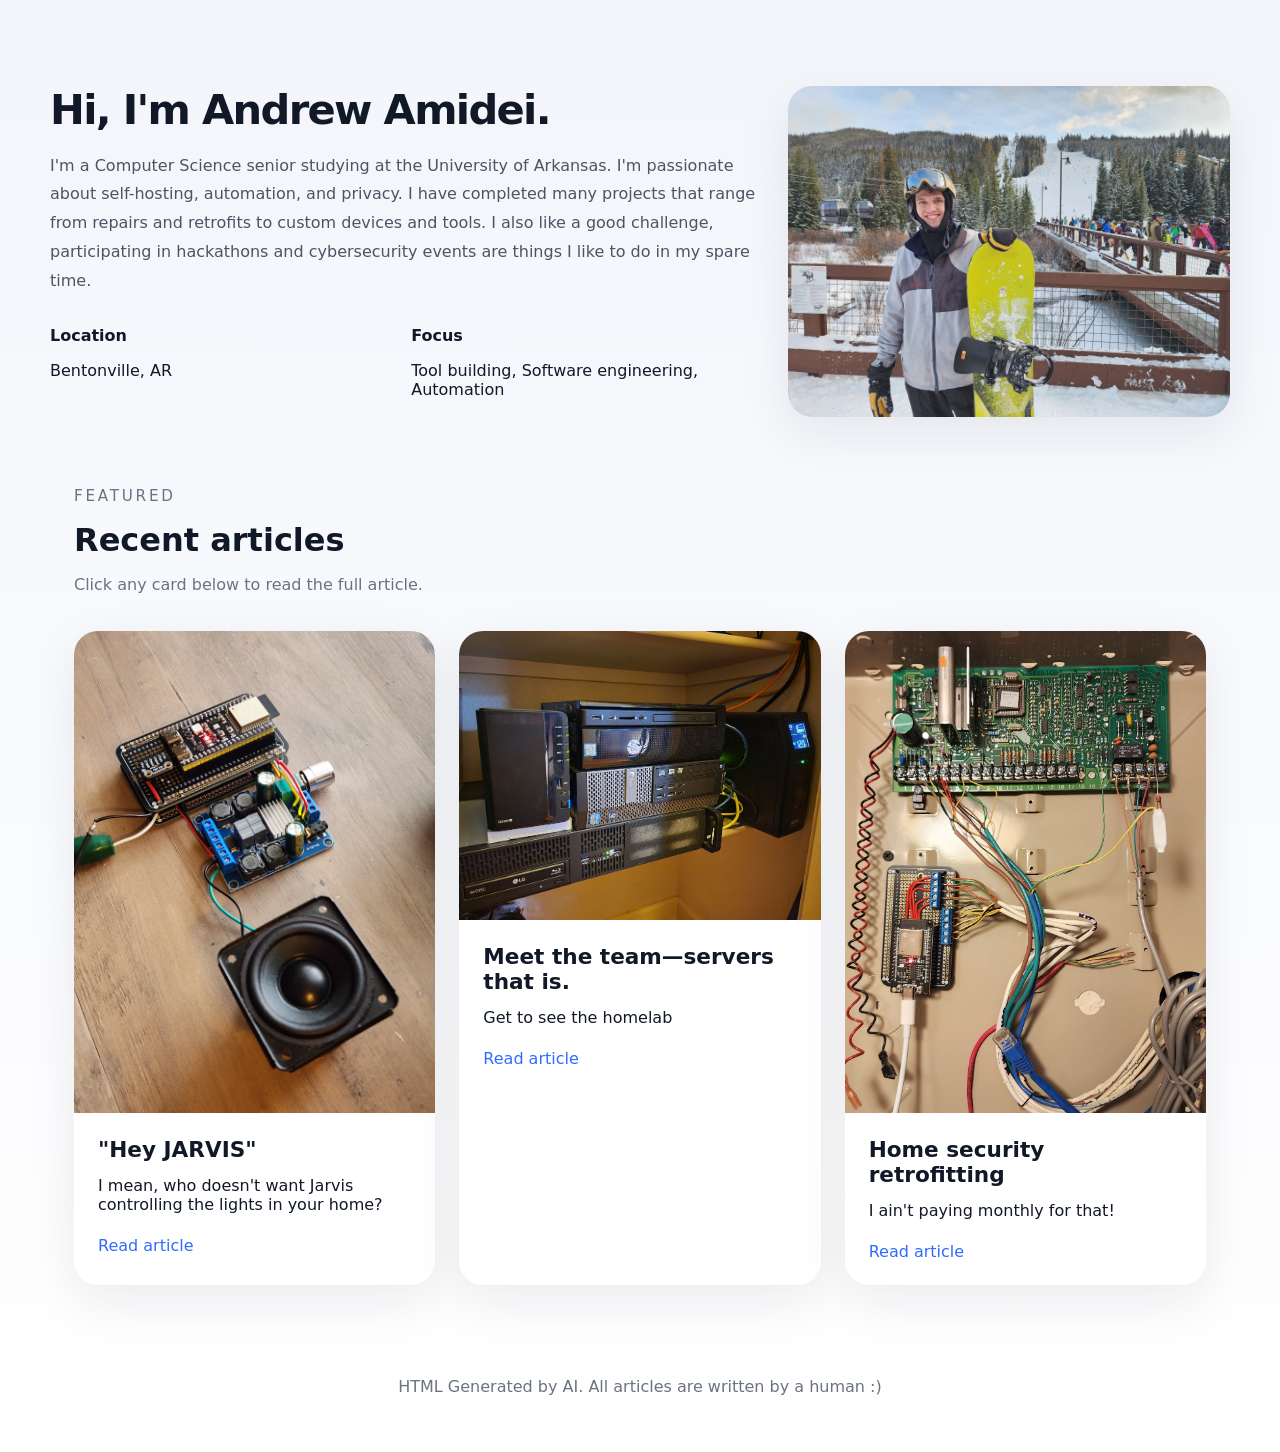
<file: html/index.html>
<!DOCTYPE html>
<html lang="en">
  <head>
    <meta charset="UTF-8" />
    <meta name="viewport" content="width=device-width, initial-scale=1.0" />
    <title>Glad your visiting</title>
    <link rel="stylesheet" href="style.css" />
  </head>
  <body>
    <header class="hero">
      <div class="hero-content">
        <div class="hero-copy">
          <h1>Hi, I'm Andrew Amidei.</h1>
          <p class="hero-description">
            I'm a Computer Science senior studying at the University of Arkansas.  
            I'm passionate about self-hosting, automation, and privacy. I have completed
            many projects that range from repairs and retrofits to custom devices 
            and tools. I also like a good challenge, participating in hackathons and 
            cybersecurity events are things I like to do in my spare time. 
          </p>
          <div class="hero-details">
            <div>
              <strong>Location</strong>
              <p>Bentonville, AR</p>
            </div>
            <div>
              <strong>Focus</strong>
              <p>Tool building, Software engineering, Automation</p>
            </div>
          </div>
        </div>
        <div class="card">
          <img class="card-photo" src="assets/profile.jpg" width="400" />
        </div>
      </div>
    </header>

    <main class="content">
      <section class="articles">
        <div class="section-header">
          <p class="eyebrow">Featured</p>
          <h2>Recent articles</h2>
          <p class="section-copy">Click any card below to read the full article.</p>
        </div>

        <div class="cards">
          <article class="card">
            <img class="card-photo" src="assets/jarvis.jpg" />
            <div class="card-body">
              <h3>"Hey JARVIS"</h3>
              <p>I mean, who doesn't want Jarvis controlling the lights in your home?</p>
              <a href="article-1.html">Read article</a>
            </div>
          </article>

          <article class="card">
            <img class="card-photo" src="assets/servers.jpg" />
            <div class="card-body">
              <h3>Meet the team—servers that is.</h3>
              <p>Get to see the homelab</p>
              <a href="article-2.html">Read article</a>
            </div>
          </article>

          <article class="card">
            <img class="card-photo" src="assets/security.jpg" />
            <div class="card-body">
              <h3>Home security retrofitting </h3>
              <p>I ain't paying monthly for that!</p>
              <a href="article-3.html">Read article</a>
            </div>
          </article>
        </div>
      </section>
    </main>

    <footer class="footer">
      <p>HTML Generated by AI. All articles are written by a human :)</p>
    </footer>
  </body>
</html>
</file>
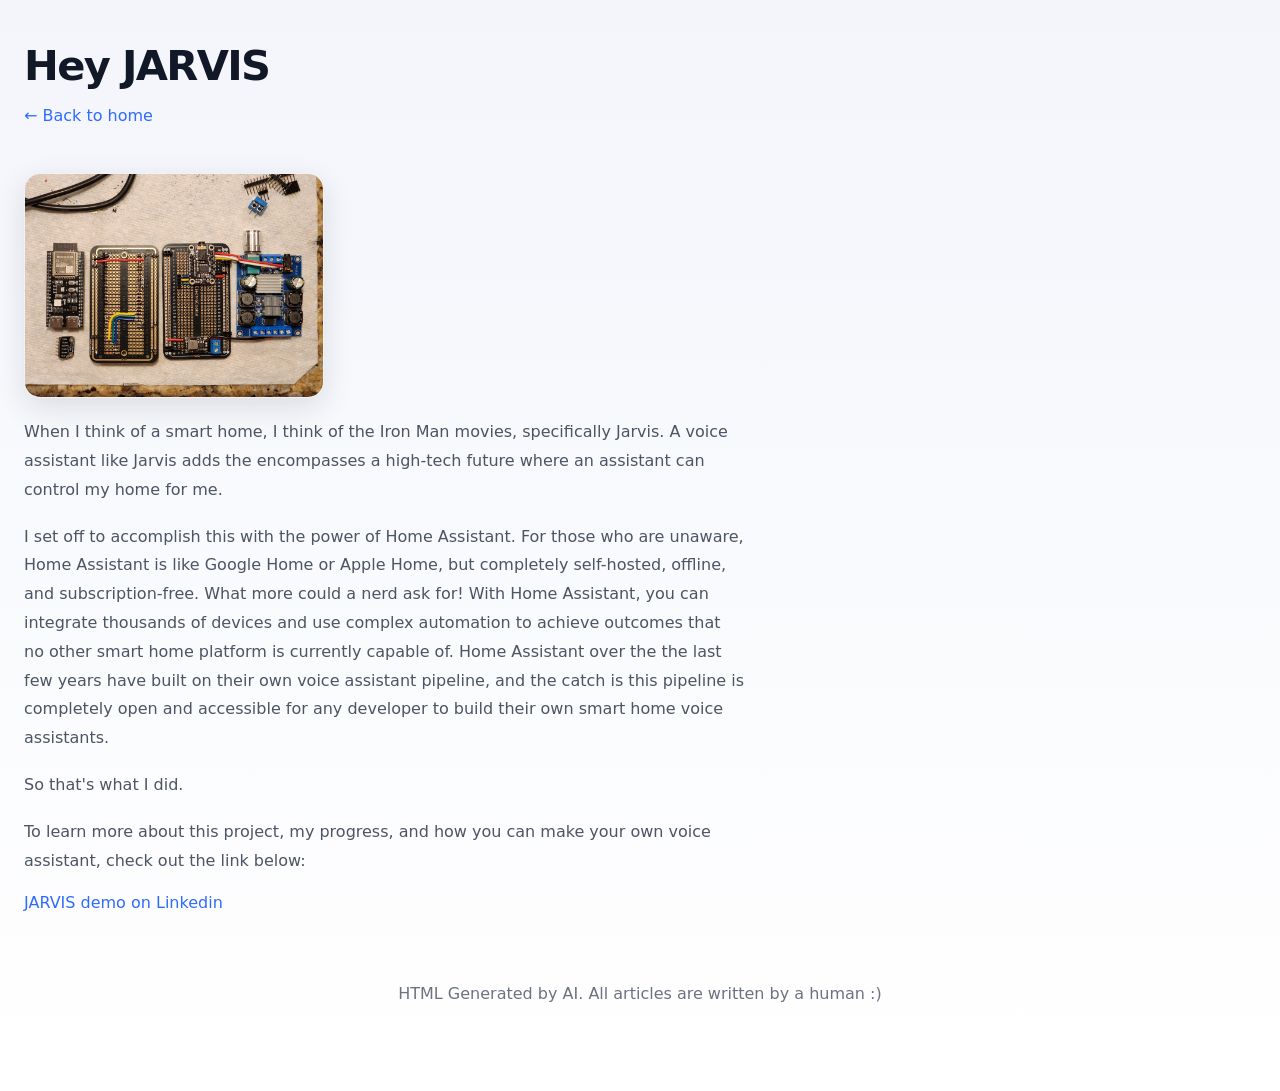
<file: html/article-1.html>
<!DOCTYPE html>
<html lang="en">
  <head>
    <meta charset="UTF-8" />
    <meta name="viewport" content="width=device-width, initial-scale=1.0" />
    <title>Hey JARVIS</title>
    <link rel="stylesheet" href="style.css" />
  </head>
  <body>
    <main class="article-page">
      <h1>Hey JARVIS</h1>
      <a class="site-link" href="index.html">← Back to home</a>
      <div class="article-content">
        <img class="photo" src="assets/jarvis_2.jpg" width="300"/>
        <p>When I think of a smart home, I think of the Iron Man movies, specifically Jarvis. 
            A voice assistant like Jarvis adds the encompasses a high-tech future where
            an assistant can control my home for me.
          </p>
        <p>I set off to accomplish this with the power of Home Assistant. For those who are 
            unaware, Home Assistant is like Google Home or Apple Home, but completely self-hosted, 
            offline, and subscription-free. What more could a nerd ask for! With Home Assistant, 
            you can integrate thousands of devices and use complex automation to achieve outcomes 
            that no other smart home platform is currently capable of. Home Assistant over the 
            the last few years have built on their own voice assistant pipeline, and the catch is 
            this pipeline is completely open and accessible for any developer to 
            build their own smart home voice assistants.
          </p>
        <p>So that's what I did.</p>
        <p> To learn more about this project, my progress, and how you can make your own voice assistant, check out the link below: </p>
        <a class="site-link" href="https://www.linkedin.com/posts/andrew-amidei-904a92294_the-power-of-the-sun-in-the-palm-of-my-oh-ugcPost-7419090256144084992-ZROH?utm_source=share&utm_medium=member_desktop&rcm=ACoAAEdZ45QBN5RTEssBZ0uMyKSKMmlWVcn8WEw"> JARVIS demo on Linkedin</a>
      </div>
      <footer class="footer">
        <p>HTML Generated by AI. All articles are written by a human :)</p>
      </footer>
    </main>
  </body>
</html>
</file>
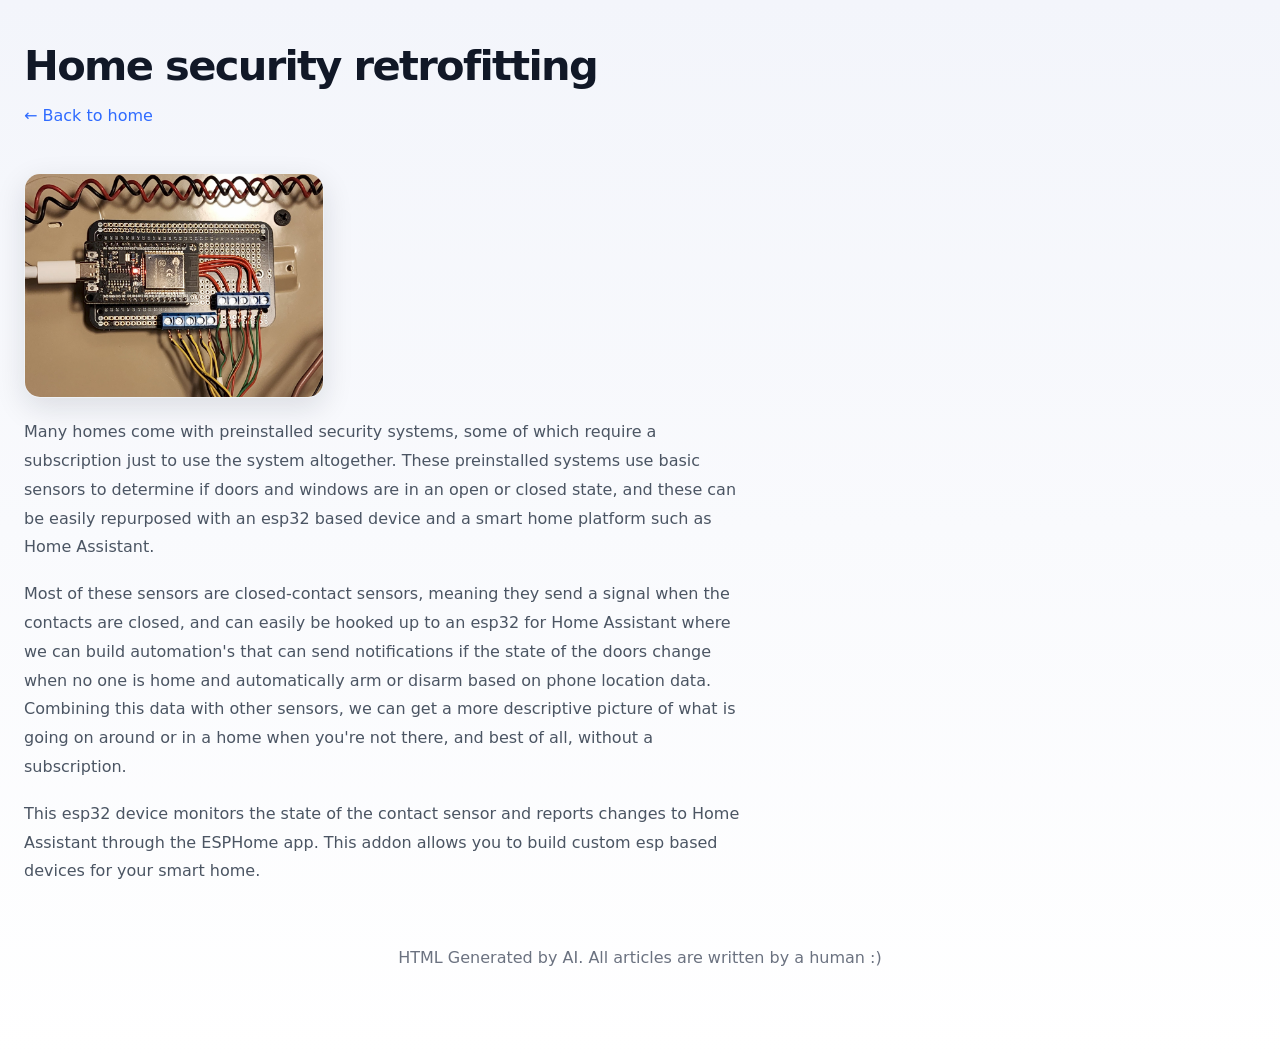
<file: html/article-3.html>
<!DOCTYPE html>
<html lang="en">
  <head>
    <meta charset="UTF-8" />
    <meta name="viewport" content="width=device-width, initial-scale=1.0" />
    <title>Home security retrofitting</title>
    <link rel="stylesheet" href="style.css" />
  </head>
  <body>
    <main class="article-page">
      <h1>Home security retrofitting</h1>
      <a class="site-link" href="index.html">← Back to home</a>
      <p></p>
      <div class="article-content">
        <img class="photo" src="assets/security_2.jpg" width="300"/>
        <p>
            Many homes come with preinstalled security systems, some of which 
            require a subscription just to use the system altogether. These
            preinstalled systems use basic sensors to determine if doors and 
            windows are in an open or closed state, and these can be easily 
            repurposed with an esp32 based device and a smart home platform 
            such as Home Assistant. 
        </p>
        <p> 
            Most of these sensors are closed-contact sensors, meaning they
            send a signal when the contacts are closed, and can easily be 
            hooked up to an esp32 for Home Assistant where we can build 
            automation's that can send notifications if the state
            of the doors change when no one is home and 
            automatically arm or disarm based on phone location data.
            Combining this data with other sensors, we can get a more 
            descriptive picture of what is going on around or in a home 
            when you're not there, and best of all, without a subscription.   
        </p>
        <p>
          This esp32 device monitors the state of the contact sensor and 
          reports changes to Home Assistant through the ESPHome app. 
          This addon allows you to build custom esp based devices for 
          your smart home.
        </p>
      </div>
      <footer class="footer">
        <p>HTML Generated by AI. All articles are written by a human :)</p>
      </footer>
    </main>
  </body>
</html>
</file>
<file: html/style.css>
:root {
  color-scheme: light;
  font-family: Inter, system-ui, -apple-system, BlinkMacSystemFont, "Segoe UI", sans-serif;
  font-size: 16px;
  color: #111827;
  background: #f6f7fb;
}

* {
  box-sizing: border-box;
}

body {
  margin: 0;
  min-height: 100vh;
  background: linear-gradient(180deg, #f3f5fb 0%, #ffffff 100%);
}

a {
  color: #2f6bff;
  text-decoration: none;
}

a:hover {
  text-decoration: underline;
}

.hero {
  padding: 64px 24px 40px;
}

.hero-content {
  max-width: 1180px;
  margin: 0 auto;
  display: grid;
  grid-template-columns: 1.6fr 1fr;
  gap: 32px;
  align-items: center;
}

.hero-copy {
  padding: 24px 0;
}

.eyebrow {
  margin: 0 0 16px;
  font-size: 0.95rem;
  text-transform: uppercase;
  letter-spacing: 0.18em;
  color: #6b7280;
}

.hero-copy h1,
.article-page h1 {
  margin: 0 0 20px;
  font-size: clamp(2.6rem, 3vw, 4rem);
  line-height: 1.05;
  letter-spacing: -0.04em;
}

.hero-description,
.section-copy,
.article-content p,
.article-content li {
  max-width: 720px;
  line-height: 1.8;
  color: #4b5563;
  margin: 0;
}

.hero-details {
  display: grid;
  grid-template-columns: repeat(2, minmax(0, 1fr));
  gap: 16px;
  margin-top: 30px;
}

.hero-details strong {
  display: block;
  margin-bottom: 6px;
  color: #111827;
}

.hero-photo-card {
  position: relative;
  min-height: 320px;
  border-radius: 32px;
  overflow: hidden;
  background: #ffffff;
  box-shadow: 0 18px 45px rgba(15, 23, 42, 0.1);
  display: flex;
  flex-direction: column;
  align-items: center;
  justify-content: center;
  padding: 32px 24px;
}

.hero-photo {
  width: min(100%, 260px);
  max-width: 100%;
  border-radius: 999px;
  border: 8px solid rgba(255, 255, 255, 0.9);
  background: #eef2ff;
}

.photo-caption {
  margin: 20px 0 0;
  color: #6b7280;
  text-align: center;
}

.content {
  max-width: 1180px;
  margin: 0 auto;
  padding: 0 24px 48px;
}

.section-header {
  padding-top: 8px;
}

.section-header h2 {
  margin: 0 0 10px;
  font-size: clamp(2rem, 2.4vw, 3rem);
}

.section-copy {
  margin-top: 12px;
  color: #6b7280;
}

.cards {
  display: grid;
  grid-template-columns: repeat(3, minmax(0, 1fr));
  gap: 24px;
  margin-top: 32px;
}

.card {
  border-radius: 24px;
  background: white;
  padding: 0;
  overflow: hidden;
  box-shadow: 0 16px 50px rgba(15, 23, 42, 0.08);
  transition: transform 0.25s ease, box-shadow 0.25s ease;
}

.card:hover {
  transform: translateY(-4px);
  box-shadow: 0 20px 55px rgba(15, 23, 42, 0.12);
}

.card-photo {
  width: 100%;
  display: block;
}

.card-body {
  padding: 24px;
}

.card-body h3 {
  margin: 0 0 14px;
  font-size: 1.35rem;
}

.card-body p {
  margin: 0 0 22px;
}

.footer {
  text-align: center;
  padding: 28px 24px 40px;
  color: #6b7280;
}

.article-page {
  padding: 44px 24px 32px;
}

.article-page .site-link {
  display: inline-block;
  margin-bottom: 28px;
  color: #2f6bff;
}

.article-page h1 {
  margin-bottom: 18px;
}

.article-content {
  max-width: 820px;
}

.article-content p,
.article-content li {
  margin-bottom: 18px;
}

.article-content ul {
  padding-left: 20px;
  margin: 0 0 18px;
}

.photo {
  display: block;
  margin: 20px auto 20px 0;
  border-radius: 16px;
  box-shadow: 0 10px 30px rgba(15, 23, 42, 0.12);
  border: 1px solid rgba(203, 213, 225, 0.3);
  background: #ffffff;
  width: 300px;
  height: auto;
  transition: transform 0.3s ease, box-shadow 0.3s ease;
}

.photo:hover {
  transform: scale(1.05);
  box-shadow: 0 15px 40px rgba(15, 23, 42, 0.18);
}

.photo-divider {
  clear: both;
  margin: 20px 0;
  border-bottom: 1px solid #e5e7eb;
  padding-bottom: 20px;
}

.article-page::after {
  content: "";
  display: table;
  clear: both;
}

@media (max-width: 960px) {
  .hero-content,
  .cards {
    grid-template-columns: 1fr;
  }

  .hero-details {
    grid-template-columns: 1fr;
  }
}

@media (max-width: 680px) {
  .hero {
    padding: 40px 18px 24px;
  }

  .hero-photo-card {
    padding: 24px 20px;
  }
}
</file>
